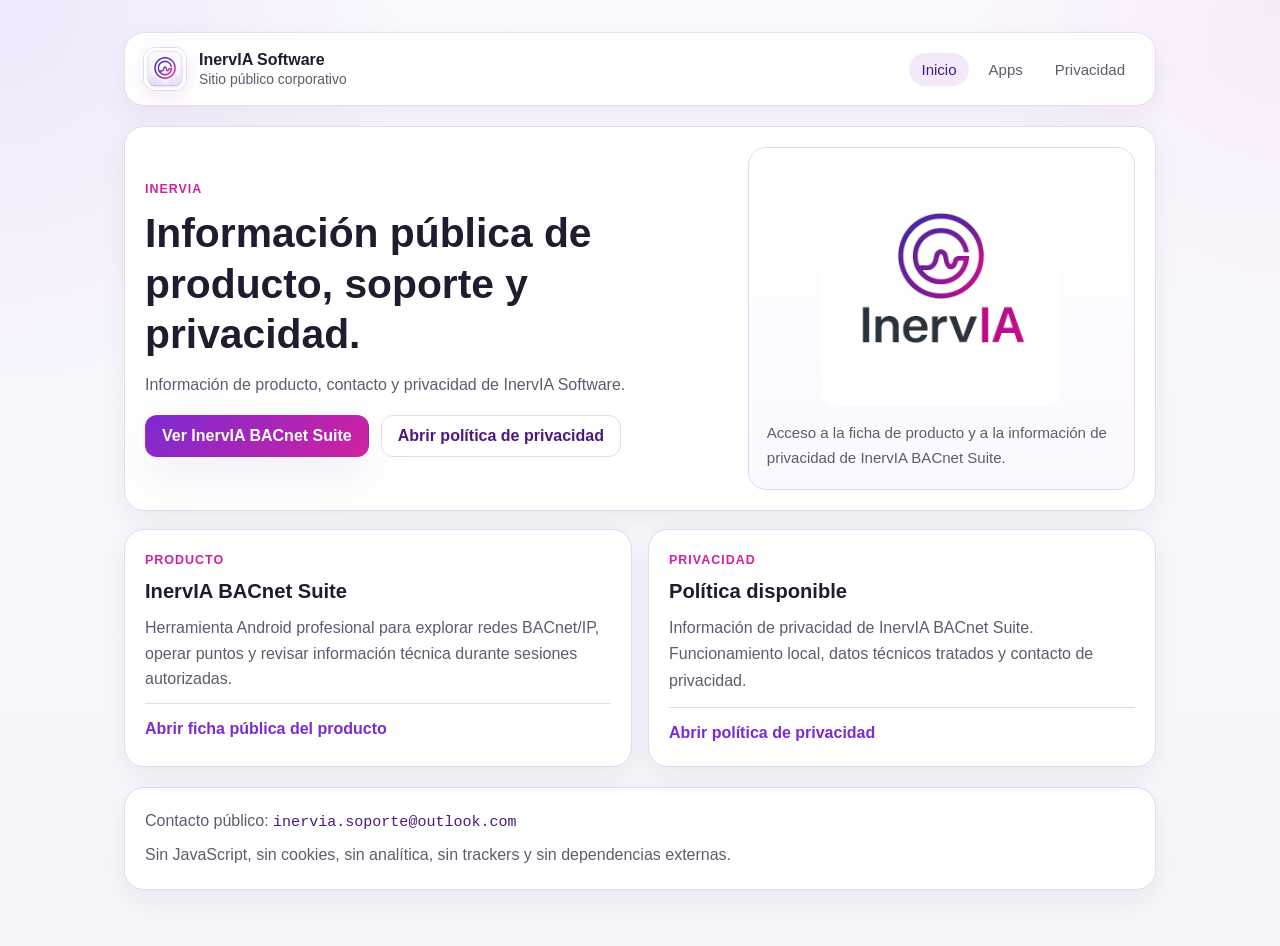
<file: index.html>
<!DOCTYPE html>
<html lang="es">
<head>
  <meta charset="utf-8">
  <meta name="viewport" content="width=device-width, initial-scale=1.0">
  <title>InervIA Software</title>
  <meta
    name="description"
    content="Sitio público de InervIA Software para páginas de producto y políticas de privacidad."
  >
  <link rel="stylesheet" href="/styles.css">
</head>
<body>
  <div class="page-shell">
    <header class="site-header">
      <a class="brand" href="/">
        <img class="brand-icon" src="/assets/img/inervia_app_icon.png" alt="Icono de InervIA">
        <span class="brand-copy">
          <strong>InervIA Software</strong>
          <span>Sitio público corporativo</span>
        </span>
      </a>
      <nav class="site-nav" aria-label="Principal">
        <a class="is-current" href="/">Inicio</a>
        <a href="/apps/">Apps</a>
        <a href="/privacy/">Privacidad</a>
      </nav>
    </header>

    <main>
      <section class="hero-panel">
        <div class="hero-grid">
          <div>
            <p class="eyebrow">InervIA</p>
            <h1>Información pública de producto, soporte y privacidad.</h1>
            <p class="lead">Información de producto, contacto y privacidad de InervIA Software.</p>
            <div class="hero-actions">
              <a class="button button-primary" href="/apps/inervia-bacnet-suite.html">Ver InervIA BACnet Suite</a>
              <a class="button" href="/privacy/">Abrir política de privacidad</a>
            </div>
          </div>

          <aside class="brand-card">
            <img class="logo-mark" src="/assets/img/inervia_logo_light.jpg" alt="Logotipo de InervIA Software">
            <p>Acceso a la ficha de producto y a la información de privacidad de InervIA BACnet Suite.</p>
          </aside>
        </div>
      </section>

      <section class="info-grid">
        <article class="section-panel">
          <p class="eyebrow">Producto</p>
          <h2>InervIA BACnet Suite</h2>
          <p class="lead">Herramienta Android profesional para explorar redes BACnet/IP, operar puntos y revisar información técnica durante sesiones autorizadas.</p>
          <p class="metric-line"><a href="/apps/inervia-bacnet-suite.html">Abrir ficha pública del producto</a></p>
        </article>

        <article class="section-panel">
          <p class="eyebrow">Privacidad</p>
          <h2>Política disponible</h2>
          <p class="lead">Información de privacidad de InervIA BACnet Suite.</p>
          <p>Funcionamiento local, datos técnicos tratados y contacto de privacidad.</p>
          <p class="metric-line"><a href="/privacy/">Abrir política de privacidad</a></p>
        </article>
      </section>
    </main>

    <footer class="footer-panel">
      <p>Contacto público: <span class="inline-code">inervia.soporte@outlook.com</span></p>
      <p>Sin JavaScript, sin cookies, sin analítica, sin trackers y sin dependencias externas.</p>
    </footer>
  </div>
</body>
</html>
</file>
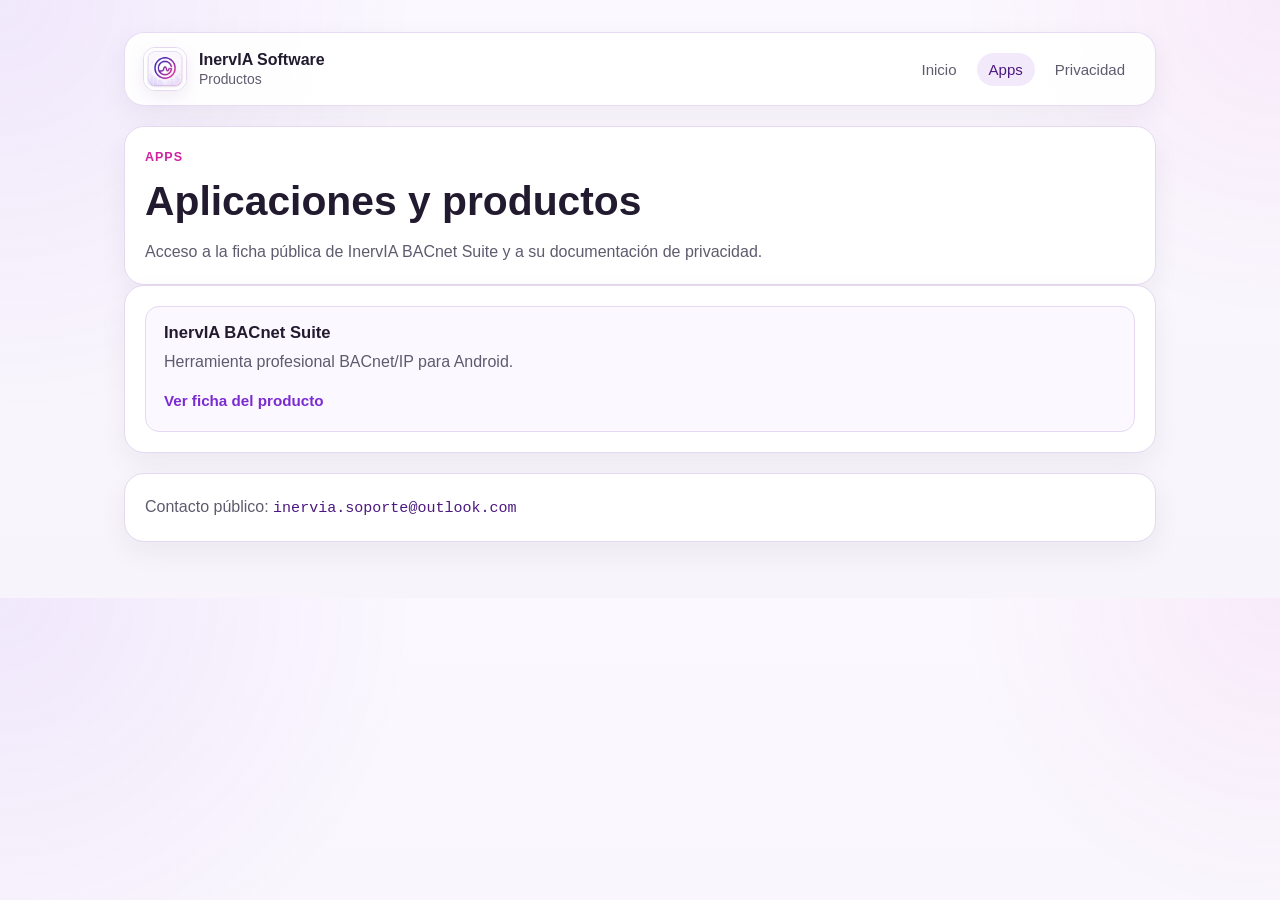
<file: apps/index.html>
<!DOCTYPE html>
<html lang="es">
<head>
  <meta charset="utf-8">
  <meta name="viewport" content="width=device-width, initial-scale=1.0">
  <title>Apps | InervIA Software</title>
  <meta
    name="description"
    content="Listado público de aplicaciones de InervIA Software."
  >
  <link rel="stylesheet" href="/styles.css">
</head>
<body>
  <div class="page-shell">
    <header class="site-header">
      <a class="brand" href="/">
        <img class="brand-icon" src="/assets/img/inervia_app_icon.png" alt="Icono de InervIA">
        <span class="brand-copy">
          <strong>InervIA Software</strong>
          <span>Productos</span>
        </span>
      </a>
      <nav class="site-nav" aria-label="Principal">
        <a href="/">Inicio</a>
        <a class="is-current" href="/apps/">Apps</a>
        <a href="/privacy/">Privacidad</a>
      </nav>
    </header>

    <main>
      <section class="hero-panel">
        <p class="eyebrow">Apps</p>
        <h1>Aplicaciones y productos</h1>
        <p class="lead">Acceso a la ficha pública de InervIA BACnet Suite y a su documentación de privacidad.</p>
      </section>

      <section class="list-panel">
        <ul class="list">
          <li>
            <a class="linked-card" href="/apps/inervia-bacnet-suite.html">
              <h3>InervIA BACnet Suite</h3>
              <p>Herramienta profesional BACnet/IP para Android.</p>
              <span class="list-link">Ver ficha del producto</span>
            </a>
          </li>
        </ul>
      </section>
    </main>

    <footer class="footer-panel">
      <p>Contacto público: <span class="inline-code">inervia.soporte@outlook.com</span></p>
    </footer>
  </div>
</body>
</html>
</file>
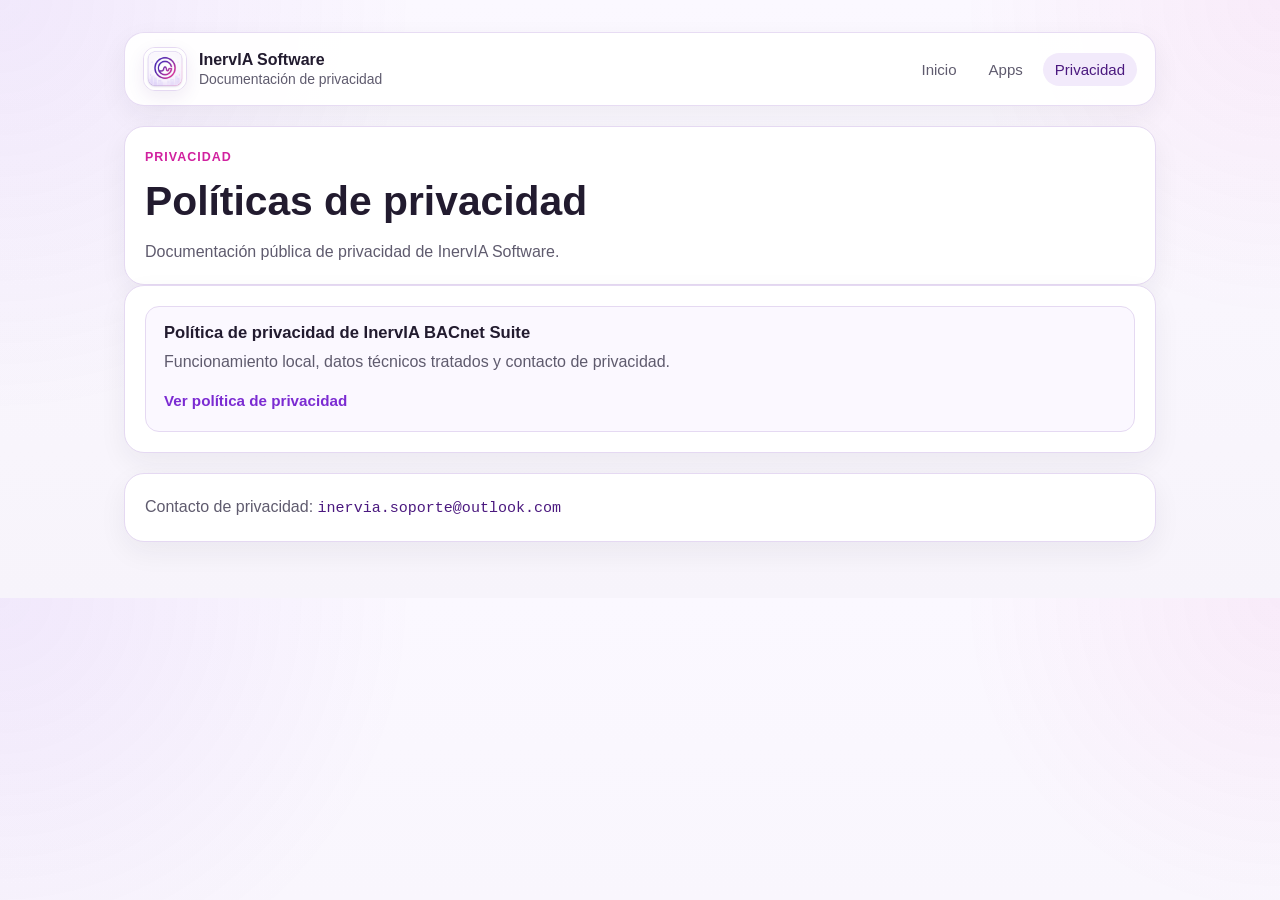
<file: privacy/index.html>
<!DOCTYPE html>
<html lang="es">
<head>
  <meta charset="utf-8">
  <meta name="viewport" content="width=device-width, initial-scale=1.0">
  <title>Privacidad | InervIA Software</title>
  <meta
    name="description"
    content="Listado público de políticas de privacidad de InervIA Software."
  >
  <link rel="stylesheet" href="/styles.css">
</head>
<body>
  <div class="page-shell">
    <header class="site-header">
      <a class="brand" href="/">
        <img class="brand-icon" src="/assets/img/inervia_app_icon.png" alt="Icono de InervIA">
        <span class="brand-copy">
          <strong>InervIA Software</strong>
          <span>Documentación de privacidad</span>
        </span>
      </a>
      <nav class="site-nav" aria-label="Principal">
        <a href="/">Inicio</a>
        <a href="/apps/">Apps</a>
        <a class="is-current" href="/privacy/">Privacidad</a>
      </nav>
    </header>

    <main>
      <section class="hero-panel">
        <p class="eyebrow">Privacidad</p>
        <h1>Políticas de privacidad</h1>
        <p class="lead">Documentación pública de privacidad de InervIA Software.</p>
      </section>

      <section class="list-panel">
        <ul class="list">
          <li>
            <a class="linked-card" href="/privacy/inervia-bacnet-suite.html">
              <h3>Política de privacidad de InervIA BACnet Suite</h3>
              <p>Funcionamiento local, datos técnicos tratados y contacto de privacidad.</p>
              <span class="list-link">Ver política de privacidad</span>
            </a>
          </li>
        </ul>
      </section>
    </main>

    <footer class="footer-panel">
      <p>Contacto de privacidad: <span class="inline-code">inervia.soporte@outlook.com</span></p>
    </footer>
  </div>
</body>
</html>
</file>
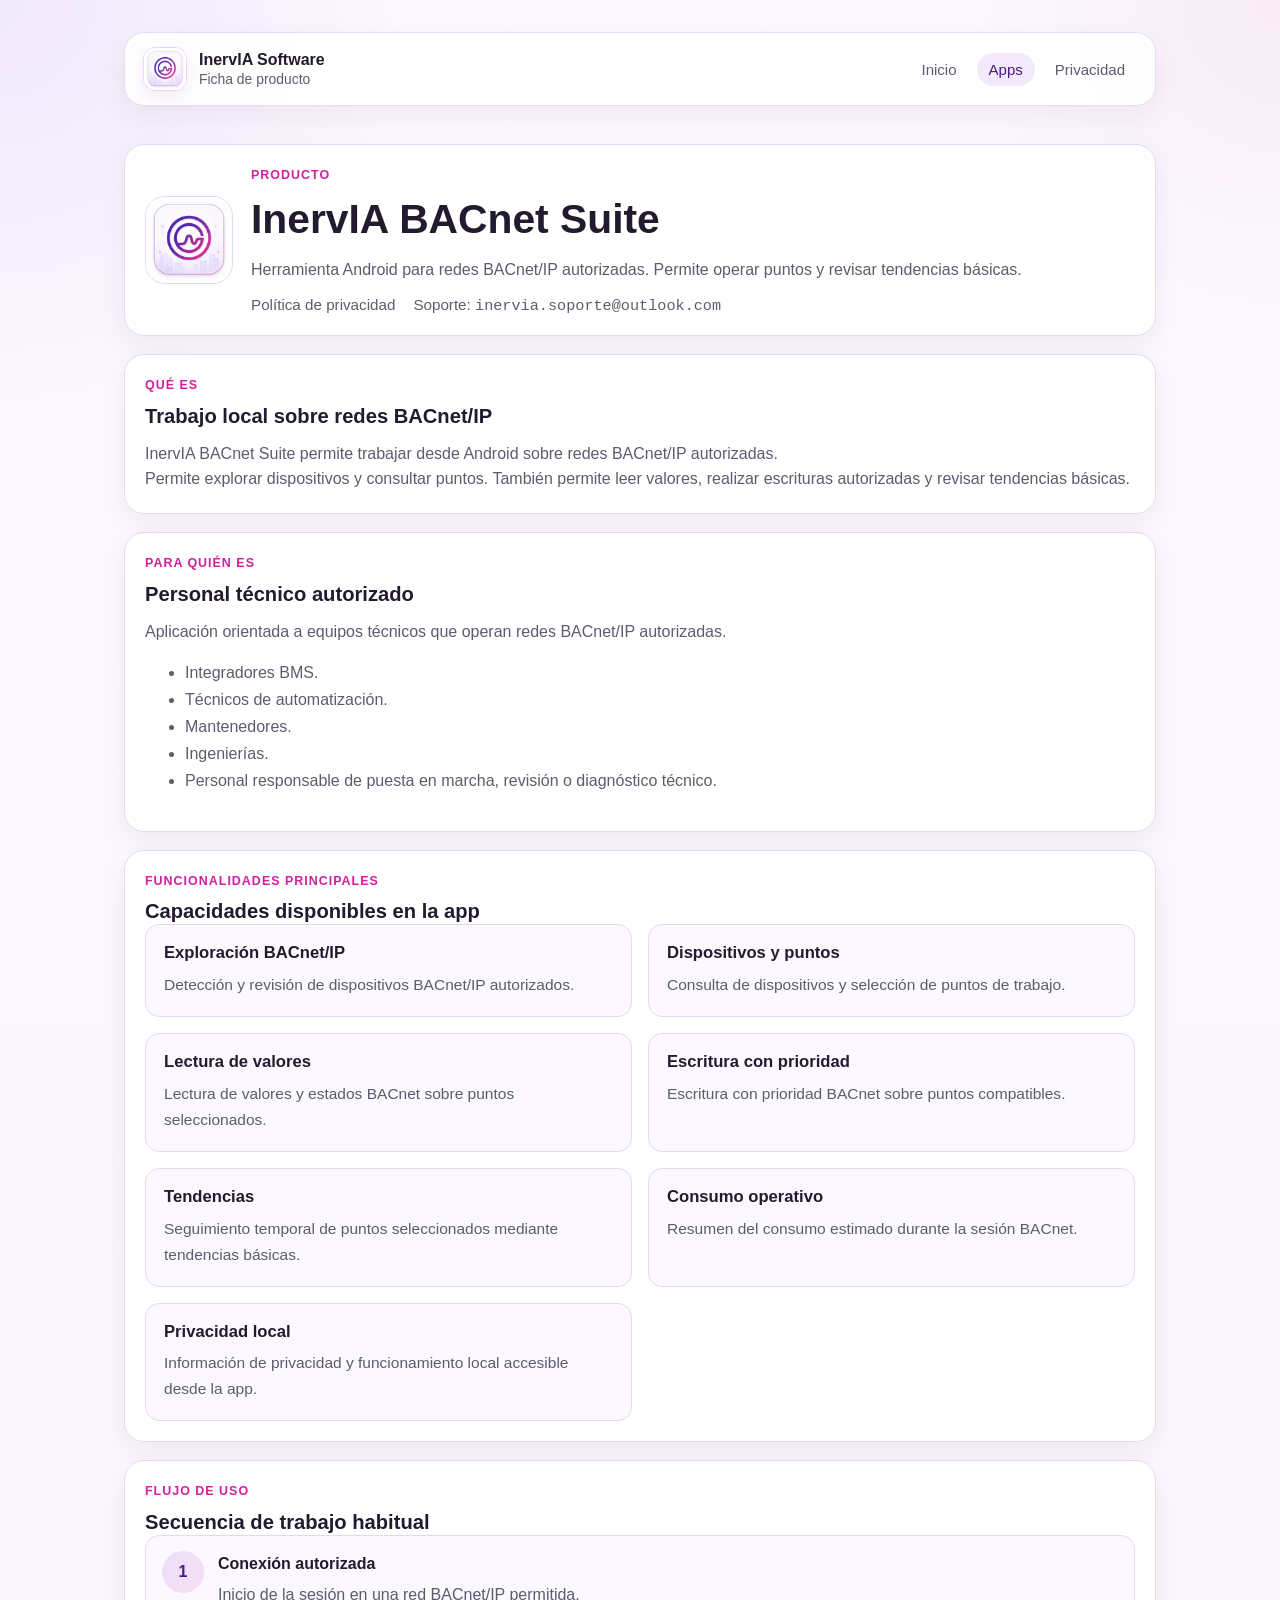
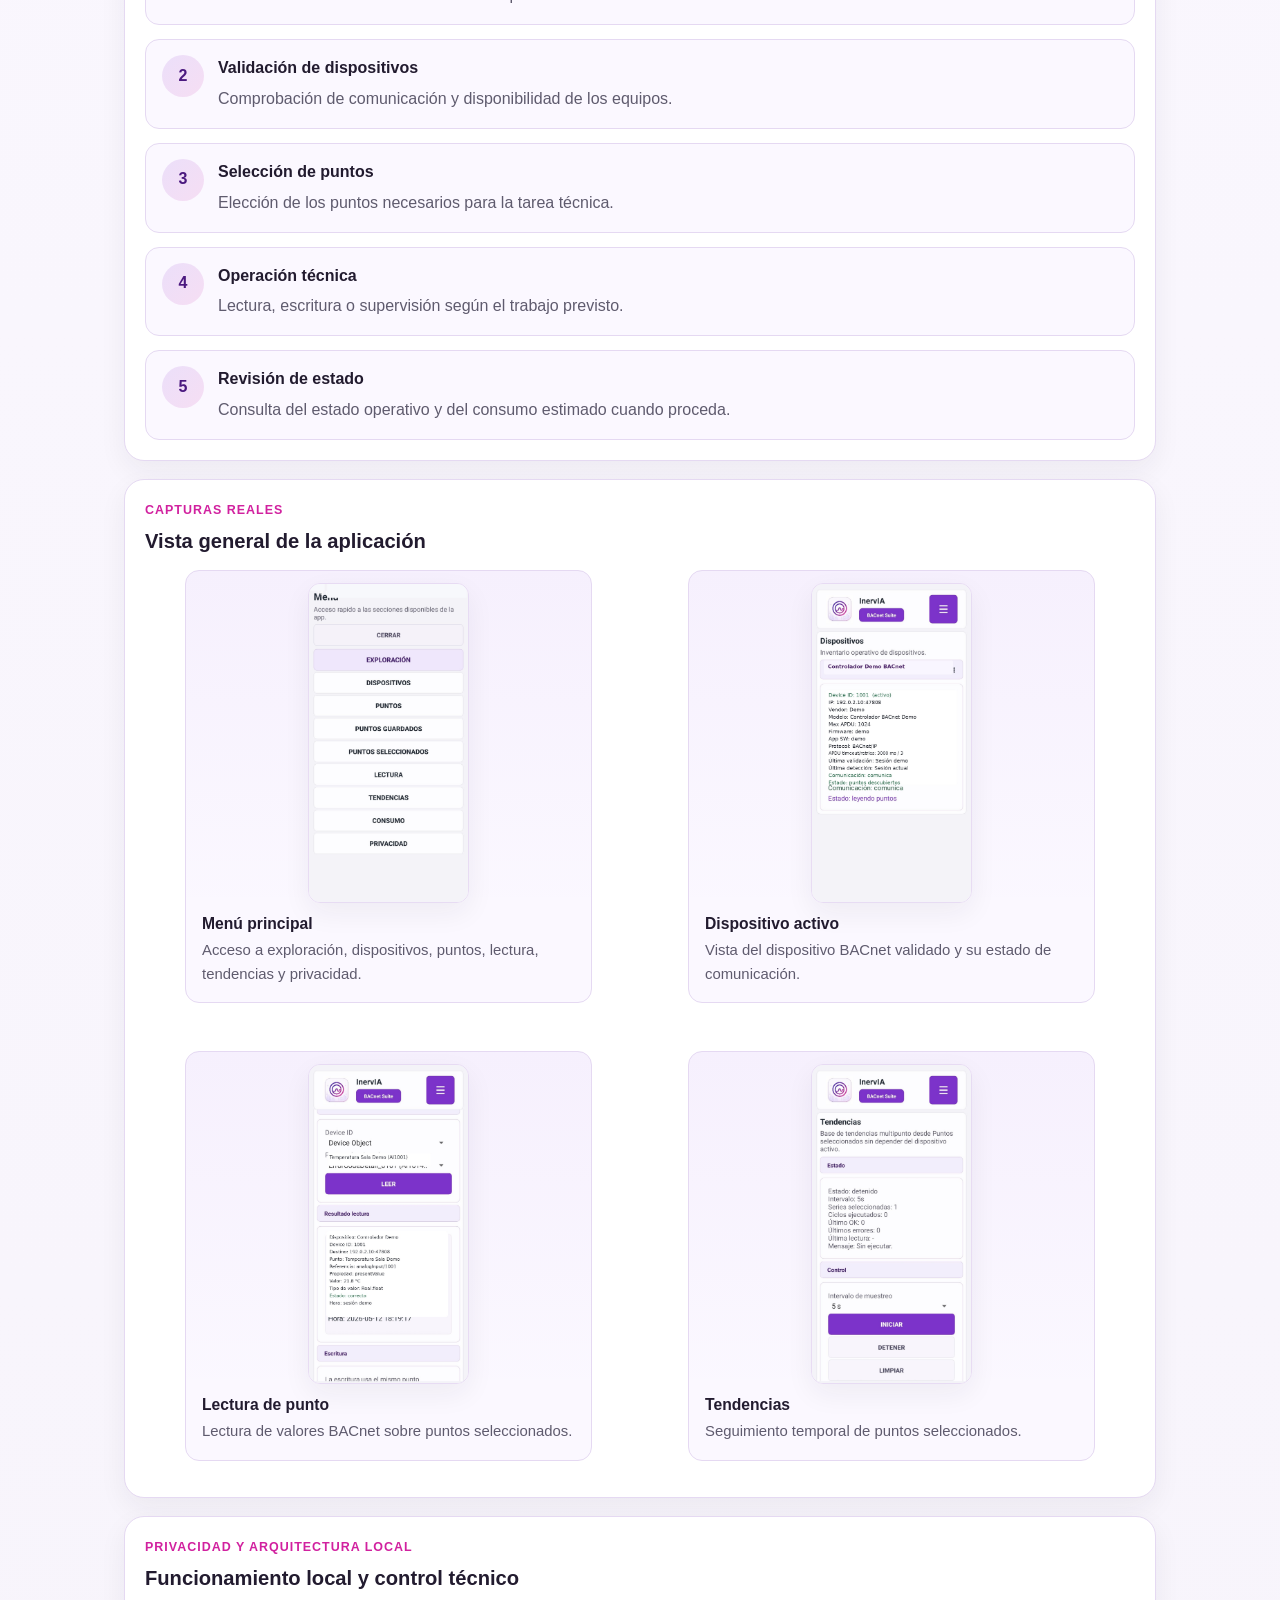
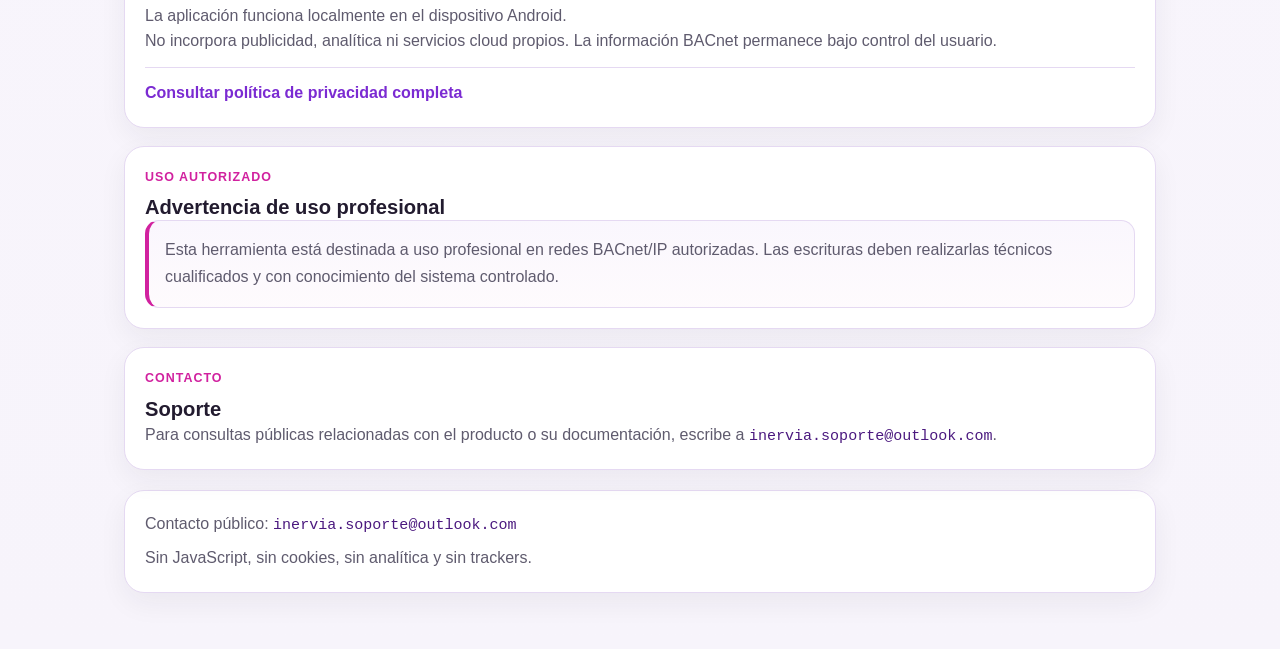
<file: apps/inervia-bacnet-suite.html>
<!DOCTYPE html>
<html lang="es">
<head>
  <meta charset="utf-8">
  <meta name="viewport" content="width=device-width, initial-scale=1.0">
  <title>InervIA BACnet Suite</title>
  <meta
    name="description"
    content="Ficha pública de InervIA BACnet Suite, aplicación Android profesional para exploración, lectura, escritura y tendencias BACnet/IP."
  >
  <link rel="stylesheet" href="/styles.css">
</head>
<body>
  <div class="page-shell">
    <header class="site-header">
      <a class="brand" href="/">
        <img class="brand-icon" src="/assets/img/inervia_app_icon.png" alt="Icono de InervIA">
        <span class="brand-copy">
          <strong>InervIA Software</strong>
          <span>Ficha de producto</span>
        </span>
      </a>
      <nav class="site-nav" aria-label="Principal">
        <a href="/">Inicio</a>
        <a class="is-current" href="/apps/">Apps</a>
        <a href="/privacy/">Privacidad</a>
      </nav>
    </header>

    <main class="stack">
      <section class="hero-panel">
        <div class="product-hero">
          <img class="app-icon" src="/assets/img/inervia_app_icon.png" alt="Icono de InervIA BACnet Suite">
          <div>
            <p class="eyebrow">Producto</p>
            <h1>InervIA BACnet Suite</h1>
            <p class="lead">Herramienta Android para redes BACnet/IP autorizadas. Permite operar puntos y revisar tendencias básicas.</p>

            <div class="meta-links">
              <a href="../privacy/inervia-bacnet-suite.html">Política de privacidad</a>
              <span>Soporte: <span class="inline-code">inervia.soporte@outlook.com</span></span>
            </div>
          </div>
        </div>
      </section>

      <section class="section-panel">
        <p class="eyebrow">Qué es</p>
        <h2>Trabajo local sobre redes BACnet/IP</h2>
        <p class="lead">InervIA BACnet Suite permite trabajar desde Android sobre redes BACnet/IP autorizadas.</p>
        <p>Permite explorar dispositivos y consultar puntos. También permite leer valores, realizar escrituras autorizadas y revisar tendencias básicas.</p>
      </section>

      <section class="section-panel">
        <p class="eyebrow">Para quién es</p>
        <h2>Personal técnico autorizado</h2>
        <p class="lead">Aplicación orientada a equipos técnicos que operan redes BACnet/IP autorizadas.</p>
        <ul>
          <li>Integradores BMS.</li>
          <li>Técnicos de automatización.</li>
          <li>Mantenedores.</li>
          <li>Ingenierías.</li>
          <li>Personal responsable de puesta en marcha, revisión o diagnóstico técnico.</li>
        </ul>
      </section>

      <section class="section-panel">
        <p class="eyebrow">Funcionalidades principales</p>
        <h2>Capacidades disponibles en la app</h2>
        <div class="feature-grid">
          <article class="feature-card">
            <h3>Exploración BACnet/IP</h3>
            <p>Detección y revisión de dispositivos BACnet/IP autorizados.</p>
          </article>

          <article class="feature-card">
            <h3>Dispositivos y puntos</h3>
            <p>Consulta de dispositivos y selección de puntos de trabajo.</p>
          </article>

          <article class="feature-card">
            <h3>Lectura de valores</h3>
            <p>Lectura de valores y estados BACnet sobre puntos seleccionados.</p>
          </article>

          <article class="feature-card">
            <h3>Escritura con prioridad</h3>
            <p>Escritura con prioridad BACnet sobre puntos compatibles.</p>
          </article>

          <article class="feature-card">
            <h3>Tendencias</h3>
            <p>Seguimiento temporal de puntos seleccionados mediante tendencias básicas.</p>
          </article>

          <article class="feature-card">
            <h3>Consumo operativo</h3>
            <p>Resumen del consumo estimado durante la sesión BACnet.</p>
          </article>

          <article class="feature-card">
            <h3>Privacidad local</h3>
            <p>Información de privacidad y funcionamiento local accesible desde la app.</p>
          </article>
        </div>
      </section>

      <section class="section-panel">
        <p class="eyebrow">Flujo de uso</p>
        <h2>Secuencia de trabajo habitual</h2>
        <ol class="flow-list">
          <li>
            <span class="flow-step">1</span>
            <div class="flow-content">
              <strong>Conexión autorizada</strong>
              <p>Inicio de la sesión en una red BACnet/IP permitida.</p>
            </div>
          </li>
          <li>
            <span class="flow-step">2</span>
            <div class="flow-content">
              <strong>Validación de dispositivos</strong>
              <p>Comprobación de comunicación y disponibilidad de los equipos.</p>
            </div>
          </li>
          <li>
            <span class="flow-step">3</span>
            <div class="flow-content">
              <strong>Selección de puntos</strong>
              <p>Elección de los puntos necesarios para la tarea técnica.</p>
            </div>
          </li>
          <li>
            <span class="flow-step">4</span>
            <div class="flow-content">
              <strong>Operación técnica</strong>
              <p>Lectura, escritura o supervisión según el trabajo previsto.</p>
            </div>
          </li>
          <li>
            <span class="flow-step">5</span>
            <div class="flow-content">
              <strong>Revisión de estado</strong>
              <p>Consulta del estado operativo y del consumo estimado cuando proceda.</p>
            </div>
          </li>
        </ol>
      </section>

      <section class="section-panel">
        <p class="eyebrow">Capturas reales</p>
        <h2>Vista general de la aplicación</h2>
        <div class="gallery-grid">
          <figure class="shot-card">
            <div class="shot-frame">
              <a href="/assets/img/screenshots/02_menu_principal.jpg" target="_blank" rel="noopener noreferrer">
                <img src="/assets/img/screenshots/02_menu_principal.jpg" alt="Menú principal de InervIA BACnet Suite con acceso a exploración, dispositivos, puntos, lectura, tendencias, consumo y privacidad">
              </a>
            </div>
            <figcaption class="shot-caption">
              <strong>Menú principal</strong>
              <p>Acceso a exploración, dispositivos, puntos, lectura, tendencias y privacidad.</p>
            </figcaption>
          </figure>

          <figure class="shot-card">
            <div class="shot-frame">
              <a href="/assets/img/screenshots/03_dispositivo_activo_demo.jpg" target="_blank" rel="noopener noreferrer">
                <img src="/assets/img/screenshots/03_dispositivo_activo_demo.jpg" alt="Vista de dispositivo activo con estado de comunicación y datos técnicos principales">
              </a>
            </div>
            <figcaption class="shot-caption">
              <strong>Dispositivo activo</strong>
              <p>Vista del dispositivo BACnet validado y su estado de comunicación.</p>
            </figcaption>
          </figure>

          <figure class="shot-card">
            <div class="shot-frame">
              <a href="/assets/img/screenshots/05_lectura_punto_demo.jpg" target="_blank" rel="noopener noreferrer">
                <img src="/assets/img/screenshots/05_lectura_punto_demo.jpg" alt="Lectura de punto BACnet mostrando referencia, valor, tipo y estado de la operación">
              </a>
            </div>
            <figcaption class="shot-caption">
              <strong>Lectura de punto</strong>
              <p>Lectura de valores BACnet sobre puntos seleccionados.</p>
            </figcaption>
          </figure>

          <figure class="shot-card">
            <div class="shot-frame">
              <a href="/assets/img/screenshots/07_tendencias.jpg" target="_blank" rel="noopener noreferrer">
                <img src="/assets/img/screenshots/07_tendencias.jpg" alt="Pantalla de tendencias multipunto para supervisión temporal de puntos seleccionados">
              </a>
            </div>
            <figcaption class="shot-caption">
              <strong>Tendencias</strong>
              <p>Seguimiento temporal de puntos seleccionados.</p>
            </figcaption>
          </figure>
        </div>
      </section>

      <section class="section-panel">
        <p class="eyebrow">Privacidad y arquitectura local</p>
        <h2>Funcionamiento local y control técnico</h2>
        <p class="lead">La aplicación funciona localmente en el dispositivo Android.</p>
        <p>No incorpora publicidad, analítica ni servicios cloud propios. La información BACnet permanece bajo control del usuario.</p>
        <p class="metric-line"><a href="../privacy/inervia-bacnet-suite.html">Consultar política de privacidad completa</a></p>
      </section>

      <section class="section-panel">
        <p class="eyebrow">Uso autorizado</p>
        <h2>Advertencia de uso profesional</h2>
        <div class="callout">
          <p>Esta herramienta está destinada a uso profesional en redes BACnet/IP autorizadas. Las escrituras deben realizarlas técnicos cualificados y con conocimiento del sistema controlado.</p>
        </div>
      </section>

      <section class="section-panel">
        <p class="eyebrow">Contacto</p>
        <h2>Soporte</h2>
        <p>Para consultas públicas relacionadas con el producto o su documentación, escribe a <span class="inline-code">inervia.soporte@outlook.com</span>.</p>
      </section>
    </main>

    <footer class="footer-panel">
      <p>Contacto público: <span class="inline-code">inervia.soporte@outlook.com</span></p>
      <p>Sin JavaScript, sin cookies, sin analítica y sin trackers.</p>
    </footer>
  </div>
</body>
</html>
</file>
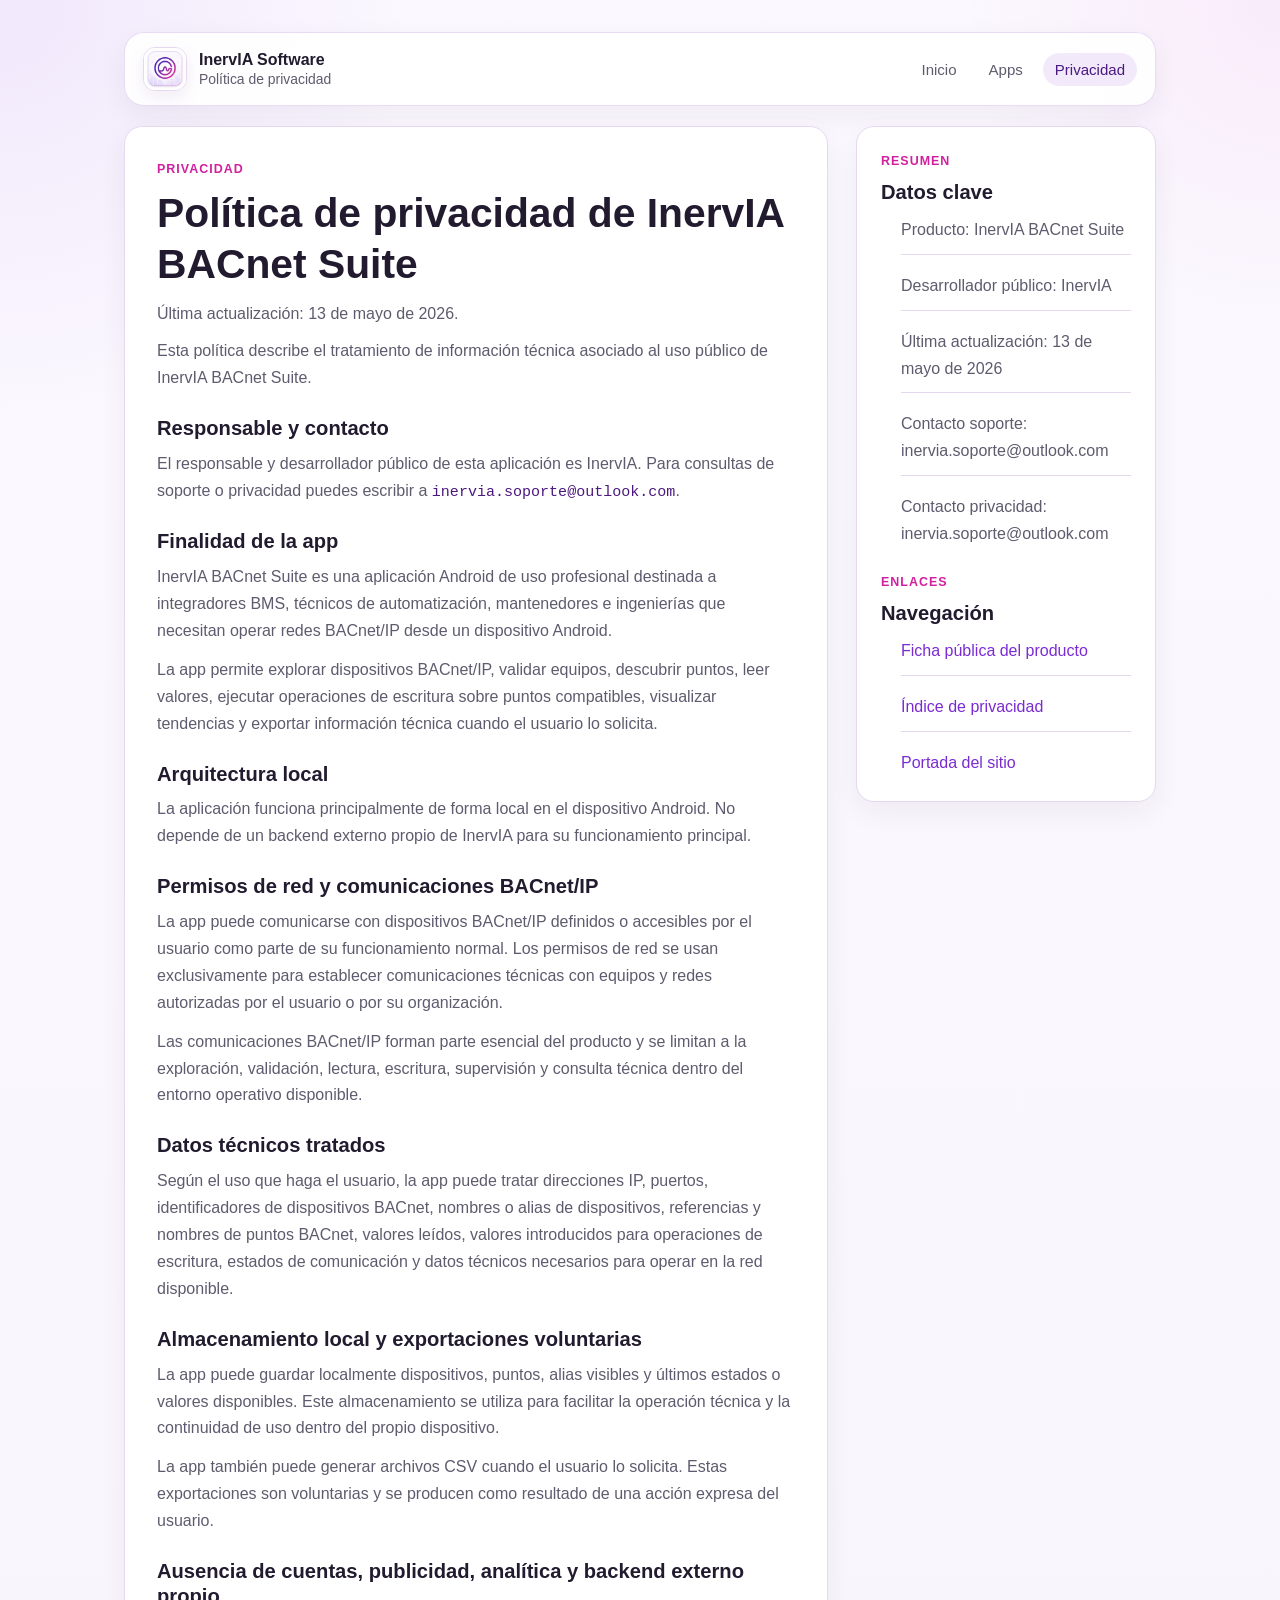
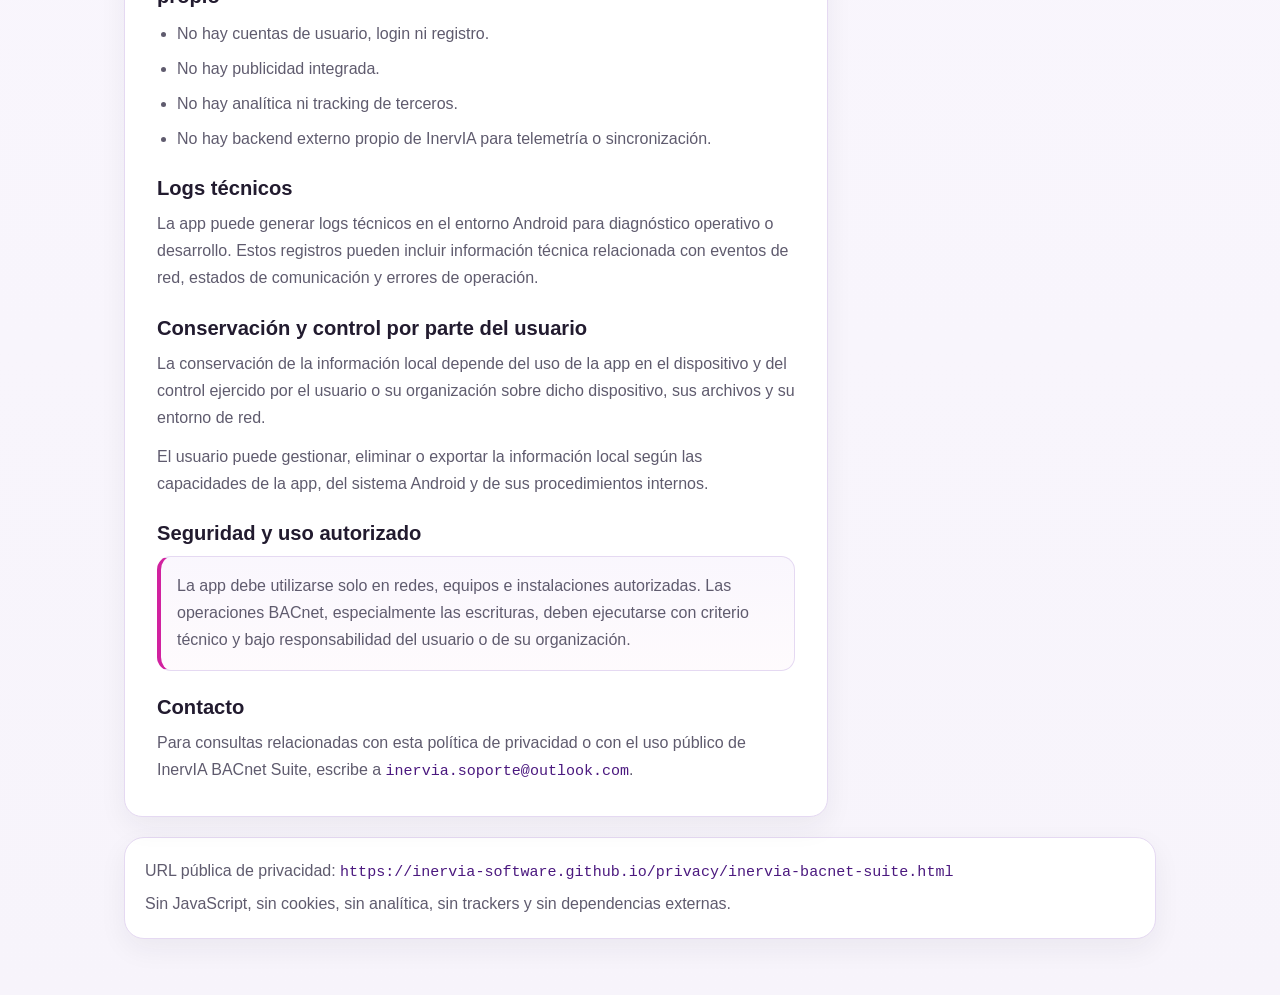
<file: privacy/inervia-bacnet-suite.html>
<!DOCTYPE html>
<html lang="es">
<head>
  <meta charset="utf-8">
  <meta name="viewport" content="width=device-width, initial-scale=1.0">
  <title>Política de privacidad de InervIA BACnet Suite</title>
  <meta
    name="description"
    content="Política de privacidad pública de InervIA BACnet Suite."
  >
  <link rel="stylesheet" href="/styles.css">
</head>
<body>
  <div class="page-shell">
    <header class="site-header">
      <a class="brand" href="/">
        <img class="brand-icon" src="/assets/img/inervia_app_icon.png" alt="Icono de InervIA">
        <span class="brand-copy">
          <strong>InervIA Software</strong>
          <span>Política de privacidad</span>
        </span>
      </a>
      <nav class="site-nav" aria-label="Principal">
        <a href="/">Inicio</a>
        <a href="/apps/">Apps</a>
        <a class="is-current" href="/privacy/">Privacidad</a>
      </nav>
    </header>

    <main class="legal-layout">
      <article class="legal-document">
        <section>
          <p class="eyebrow">Privacidad</p>
          <h1>Política de privacidad de InervIA BACnet Suite</h1>
          <p class="lead">Última actualización: 13 de mayo de 2026.</p>
          <p>Esta política describe el tratamiento de información técnica asociado al uso público de InervIA BACnet Suite.</p>
        </section>

        <section>
          <h2>Responsable y contacto</h2>
          <p>El responsable y desarrollador público de esta aplicación es InervIA. Para consultas de soporte o privacidad puedes escribir a <span class="inline-code">inervia.soporte@outlook.com</span>.</p>
        </section>

        <section>
          <h2>Finalidad de la app</h2>
          <p>InervIA BACnet Suite es una aplicación Android de uso profesional destinada a integradores BMS, técnicos de automatización, mantenedores e ingenierías que necesitan operar redes BACnet/IP desde un dispositivo Android.</p>
          <p>La app permite explorar dispositivos BACnet/IP, validar equipos, descubrir puntos, leer valores, ejecutar operaciones de escritura sobre puntos compatibles, visualizar tendencias y exportar información técnica cuando el usuario lo solicita.</p>
        </section>

        <section>
          <h2>Arquitectura local</h2>
          <p>La aplicación funciona principalmente de forma local en el dispositivo Android. No depende de un backend externo propio de InervIA para su funcionamiento principal.</p>
        </section>

        <section>
          <h2>Permisos de red y comunicaciones BACnet/IP</h2>
          <p>La app puede comunicarse con dispositivos BACnet/IP definidos o accesibles por el usuario como parte de su funcionamiento normal. Los permisos de red se usan exclusivamente para establecer comunicaciones técnicas con equipos y redes autorizadas por el usuario o por su organización.</p>
          <p>Las comunicaciones BACnet/IP forman parte esencial del producto y se limitan a la exploración, validación, lectura, escritura, supervisión y consulta técnica dentro del entorno operativo disponible.</p>
        </section>

        <section>
          <h2>Datos técnicos tratados</h2>
          <p>Según el uso que haga el usuario, la app puede tratar direcciones IP, puertos, identificadores de dispositivos BACnet, nombres o alias de dispositivos, referencias y nombres de puntos BACnet, valores leídos, valores introducidos para operaciones de escritura, estados de comunicación y datos técnicos necesarios para operar en la red disponible.</p>
        </section>

        <section>
          <h2>Almacenamiento local y exportaciones voluntarias</h2>
          <p>La app puede guardar localmente dispositivos, puntos, alias visibles y últimos estados o valores disponibles. Este almacenamiento se utiliza para facilitar la operación técnica y la continuidad de uso dentro del propio dispositivo.</p>
          <p>La app también puede generar archivos CSV cuando el usuario lo solicita. Estas exportaciones son voluntarias y se producen como resultado de una acción expresa del usuario.</p>
        </section>

        <section>
          <h2>Ausencia de cuentas, publicidad, analítica y backend externo propio</h2>
          <ul>
            <li>No hay cuentas de usuario, login ni registro.</li>
            <li>No hay publicidad integrada.</li>
            <li>No hay analítica ni tracking de terceros.</li>
            <li>No hay backend externo propio de InervIA para telemetría o sincronización.</li>
          </ul>
        </section>

        <section>
          <h2>Logs técnicos</h2>
          <p>La app puede generar logs técnicos en el entorno Android para diagnóstico operativo o desarrollo. Estos registros pueden incluir información técnica relacionada con eventos de red, estados de comunicación y errores de operación.</p>
        </section>

        <section>
          <h2>Conservación y control por parte del usuario</h2>
          <p>La conservación de la información local depende del uso de la app en el dispositivo y del control ejercido por el usuario o su organización sobre dicho dispositivo, sus archivos y su entorno de red.</p>
          <p>El usuario puede gestionar, eliminar o exportar la información local según las capacidades de la app, del sistema Android y de sus procedimientos internos.</p>
        </section>

        <section>
          <h2>Seguridad y uso autorizado</h2>
          <div class="callout">
            <p>La app debe utilizarse solo en redes, equipos e instalaciones autorizadas. Las operaciones BACnet, especialmente las escrituras, deben ejecutarse con criterio técnico y bajo responsabilidad del usuario o de su organización.</p>
          </div>
        </section>

        <section>
          <h2>Contacto</h2>
          <p>Para consultas relacionadas con esta política de privacidad o con el uso público de InervIA BACnet Suite, escribe a <span class="inline-code">inervia.soporte@outlook.com</span>.</p>
        </section>
      </article>

      <aside class="legal-sidebar">
        <section>
          <p class="eyebrow">Resumen</p>
          <h2>Datos clave</h2>
          <ul class="summary-list">
            <li>Producto: InervIA BACnet Suite</li>
            <li>Desarrollador público: InervIA</li>
            <li>Última actualización: 13 de mayo de 2026</li>
            <li>Contacto soporte: inervia.soporte@outlook.com</li>
            <li>Contacto privacidad: inervia.soporte@outlook.com</li>
          </ul>
        </section>

        <section>
          <p class="eyebrow">Enlaces</p>
          <h2>Navegación</h2>
          <ul class="summary-list">
            <li><a href="/apps/inervia-bacnet-suite.html">Ficha pública del producto</a></li>
            <li><a href="/privacy/">Índice de privacidad</a></li>
            <li><a href="/">Portada del sitio</a></li>
          </ul>
        </section>
      </aside>
    </main>

    <footer class="footer-panel">
      <p>URL pública de privacidad: <span class="inline-code">https://inervia-software.github.io/privacy/inervia-bacnet-suite.html</span></p>
      <p>Sin JavaScript, sin cookies, sin analítica, sin trackers y sin dependencias externas.</p>
    </footer>
  </div>
</body>
</html>
</file>
<file: styles.css>
:root {
  --bg: #f7f4fb;
  --surface: #ffffff;
  --surface-soft: #fbf8ff;
  --primary: #7b2bd2;
  --primary-dark: #4b197f;
  --accent: #d1219f;
  --text: #221b2f;
  --muted: #5f5b6e;
  --border: #e5d9f2;
  --success: #19764f;
  --shadow-sm: 0 10px 28px rgba(34, 27, 47, 0.06);
  --shadow-lg: 0 20px 48px rgba(75, 25, 127, 0.08);
  --radius-lg: 20px;
  --radius-md: 14px;
  --radius-sm: 10px;
  --max-width: 1080px;
}

* {
  box-sizing: border-box;
}

html {
  font-size: 16px;
}

body {
  margin: 0;
  font-family: "Segoe UI", Tahoma, Geneva, Verdana, sans-serif;
  color: var(--text);
  background:
    radial-gradient(circle at top left, rgba(123, 43, 210, 0.08), transparent 26rem),
    radial-gradient(circle at top right, rgba(209, 33, 159, 0.06), transparent 20rem),
    linear-gradient(180deg, #fbf8ff 0%, var(--bg) 100%);
}

img {
  display: block;
  max-width: 100%;
}

a {
  color: var(--primary);
  text-decoration: none;
}

a:hover,
a:focus-visible {
  text-decoration: underline;
}

.page-shell,
.page {
  width: min(100%, var(--max-width));
  margin: 0 auto;
  padding: 32px 24px 56px;
}

.site-header {
  display: flex;
  align-items: center;
  justify-content: space-between;
  gap: 16px;
  padding: 14px 18px;
  background: rgba(255, 255, 255, 0.92);
  border: 1px solid rgba(229, 217, 242, 0.92);
  border-radius: var(--radius-lg);
  box-shadow: var(--shadow-sm);
}

.brand {
  display: inline-flex;
  align-items: center;
  gap: 12px;
  color: inherit;
  min-width: 0;
}

.brand-icon {
  width: 44px;
  height: 44px;
  max-width: 48px;
  max-height: 48px;
  border-radius: 12px;
  border: 1px solid var(--border);
  background: #ffffff;
  object-fit: contain;
  box-shadow: 0 6px 18px rgba(75, 25, 127, 0.08);
}

.brand-copy {
  min-width: 0;
}

.brand-copy strong {
  display: block;
  font-size: 1rem;
  line-height: 1.15;
  color: var(--text);
}

.brand-copy span {
  display: block;
  margin-top: 2px;
  font-size: 0.87rem;
  color: var(--muted);
}

.site-nav {
  display: flex;
  flex-wrap: wrap;
  gap: 8px;
}

.site-nav a {
  padding: 8px 12px;
  border-radius: 999px;
  color: var(--muted);
  font-size: 0.94rem;
}

.site-nav a.is-current,
.site-nav a:hover,
.site-nav a:focus-visible {
  background: #f2eafb;
  color: var(--primary-dark);
  text-decoration: none;
}

.hero-panel,
.section-panel,
.list-panel,
.article-panel,
.aside-panel,
.footer-panel {
  background: var(--surface);
  border: 1px solid var(--border);
  border-radius: var(--radius-lg);
  box-shadow: var(--shadow-sm);
}

.hero-panel,
.section-panel,
.list-panel,
.article-panel,
.aside-panel,
.footer-panel {
  padding: 20px;
}

.hero-panel,
.grid,
.article-layout,
.legal-layout,
.footer-panel {
  margin-top: 20px;
}

.eyebrow {
  margin: 0 0 8px;
  color: var(--accent);
  font-size: 0.78rem;
  font-weight: 700;
  letter-spacing: 0.08em;
  text-transform: uppercase;
}

h1,
h2,
h3 {
  margin: 0;
  color: var(--text);
  line-height: 1.24;
}

h1 {
  font-size: clamp(1.8rem, 2vw + 1rem, 2.55rem);
}

h2 {
  font-size: 1.26rem;
}

h3 {
  font-size: 1.04rem;
}

p,
li {
  color: var(--muted);
  line-height: 1.68;
}

p {
  margin: 0;
}

.lead {
  margin-top: 12px;
  max-width: 100%;
  font-size: 1rem;
  line-height: 1.58;
}

.subtle {
  color: var(--muted);
}

.hero-grid {
  display: grid;
  grid-template-columns: minmax(0, 1.35fr) minmax(240px, 0.9fr);
  gap: 22px;
  align-items: center;
}

.hero-actions {
  display: flex;
  flex-wrap: wrap;
  gap: 12px;
  margin-top: 18px;
}

.button {
  display: inline-flex;
  align-items: center;
  justify-content: center;
  min-height: 42px;
  padding: 0 16px;
  border: 1px solid var(--border);
  border-radius: 12px;
  background: #ffffff;
  color: var(--primary-dark);
  font-weight: 600;
}

.button-primary {
  background: linear-gradient(135deg, var(--primary) 0%, var(--accent) 100%);
  border-color: transparent;
  color: #ffffff;
  box-shadow: var(--shadow-lg);
}

.brand-card {
  padding: 18px;
  border: 1px solid var(--border);
  border-radius: 18px;
  background: linear-gradient(180deg, #ffffff 0%, var(--surface-soft) 100%);
}

.brand-card img.logo-mark {
  width: min(100%, 240px);
  margin: 0 auto;
  border-radius: 16px;
}

.brand-card img.app-icon {
  width: 84px;
  height: 84px;
  margin-top: 16px;
  border-radius: 18px;
  border: 1px solid var(--border);
  object-fit: contain;
  background: #ffffff;
}

.brand-card p {
  margin-top: 14px;
  font-size: 0.94rem;
}

.grid {
  display: grid;
  gap: 18px;
}

.grid-2 {
  grid-template-columns: repeat(2, minmax(0, 1fr));
}

.info-grid {
  display: grid;
  gap: 16px;
  grid-template-columns: repeat(2, minmax(0, 1fr));
  margin-top: 18px;
}

.stack {
  display: grid;
  gap: 18px;
  margin-top: 18px;
}

.section-header {
  display: flex;
  align-items: flex-start;
  justify-content: space-between;
  gap: 16px;
  flex-wrap: wrap;
}

.status-badge {
  display: inline-flex;
  align-items: center;
  gap: 8px;
  min-height: 34px;
  padding: 0 12px;
  border: 1px solid rgba(25, 118, 79, 0.18);
  border-radius: 999px;
  background: rgba(25, 118, 79, 0.08);
  color: var(--success);
  font-size: 0.9rem;
  font-weight: 600;
}

.meta-links {
  display: flex;
  flex-wrap: wrap;
  gap: 10px 18px;
  margin-top: 14px;
}

.meta-links a,
.meta-links span {
  color: var(--muted);
  font-size: 0.95rem;
}

.feature-grid {
  display: grid;
  gap: 16px;
  grid-template-columns: repeat(2, minmax(0, 1fr));
}

.feature-card {
  padding: 18px;
  background: var(--surface-soft);
  border: 1px solid var(--border);
  border-radius: var(--radius-md);
}

.feature-card h3 {
  margin-bottom: 8px;
}

.feature-card p {
  font-size: 0.97rem;
}

.flow-list {
  list-style: none;
  margin: 0;
  padding: 0;
  display: grid;
  gap: 14px;
}

.flow-list li {
  display: grid;
  grid-template-columns: 42px minmax(0, 1fr);
  gap: 14px;
  align-items: start;
  padding: 15px 16px;
  background: var(--surface-soft);
  border: 1px solid var(--border);
  border-radius: var(--radius-md);
}

.flow-step {
  display: inline-flex;
  align-items: center;
  justify-content: center;
  width: 42px;
  height: 42px;
  border-radius: 50%;
  background: linear-gradient(135deg, rgba(123, 43, 210, 0.12), rgba(209, 33, 159, 0.12));
  color: var(--primary-dark);
  font-weight: 700;
}

.flow-content strong {
  display: block;
  color: var(--text);
  margin-bottom: 4px;
}

.gallery-grid {
  display: grid;
  gap: 16px;
  grid-template-columns: repeat(2, minmax(0, 1fr));
}

.shot-card {
  overflow: hidden;
  background: var(--surface-soft);
  border: 1px solid var(--border);
  border-radius: var(--radius-md);
}

.shot-frame {
  padding: 12px;
  min-height: 0;
  background: linear-gradient(180deg, rgba(123, 43, 210, 0.04), rgba(255, 255, 255, 0));
}

.shot-frame img {
  display: block;
  width: auto;
  max-width: 100%;
  max-height: 320px;
  margin: 0 auto;
  object-fit: contain;
  border-radius: 12px;
  border: 1px solid rgba(229, 217, 242, 0.88);
  box-shadow: var(--shadow-sm);
}

.shot-caption {
  padding: 0 16px 16px;
}

.shot-caption strong {
  display: block;
  margin-bottom: 6px;
  color: var(--text);
  font-size: 0.98rem;
}

.shot-caption p {
  font-size: 0.93rem;
  line-height: 1.58;
}

.metric-line {
  margin-top: 12px;
  padding-top: 12px;
  border-top: 1px solid var(--border);
  color: var(--text);
  font-weight: 600;
}

.list {
  list-style: none;
  margin: 0;
  padding: 0;
  display: grid;
  gap: 14px;
}

.list li {
  padding: 16px 18px;
  background: var(--surface-soft);
  border: 1px solid var(--border);
  border-radius: var(--radius-md);
}

.list li p {
  margin-top: 6px;
}

.list li a {
  color: var(--text);
}

.linked-card {
  display: block;
  color: inherit;
}

.linked-card:hover,
.linked-card:focus-visible {
  text-decoration: none;
}

.linked-card h3 {
  transition: color 180ms ease;
}

.linked-card:hover h3,
.linked-card:focus-visible h3 {
  color: var(--primary-dark);
}

.list-link {
  display: inline-flex;
  align-items: center;
  margin-top: 12px;
  color: var(--primary);
  font-size: 0.95rem;
  font-weight: 600;
}

.product-hero {
  display: grid;
  grid-template-columns: 88px minmax(0, 1fr);
  gap: 18px;
  align-items: center;
}

.product-hero .app-icon {
  width: 88px;
  height: 88px;
  border-radius: 20px;
  border: 1px solid var(--border);
  background: #ffffff;
  object-fit: contain;
}

.product-hero .lead {
  max-width: 100%;
}

.article-layout {
  display: grid;
  grid-template-columns: minmax(0, 1.55fr) minmax(250px, 0.85fr);
  gap: 18px;
  align-items: start;
}

.legal-layout {
  display: grid;
  grid-template-columns: minmax(0, 1fr) 300px;
  gap: 28px;
  align-items: start;
}

.legal-document {
  max-width: 820px;
  justify-self: start;
  background: #ffffff;
  border: 1px solid var(--border);
  border-radius: 18px;
  padding: 32px;
  box-shadow: var(--shadow-sm);
}

.legal-sidebar {
  background: #ffffff;
  border: 1px solid var(--border);
  border-radius: 18px;
  padding: 24px;
  box-shadow: var(--shadow-sm);
}

.article-panel section + section,
.aside-panel section + section,
.legal-document section + section,
.legal-sidebar section + section {
  margin-top: 24px;
}

.article-panel h2,
.aside-panel h2,
.legal-document h2,
.legal-sidebar h2 {
  margin-bottom: 10px;
}

.article-panel p + p,
.legal-document p + p {
  margin-top: 12px;
}

.article-panel ul,
.aside-panel ul,
.legal-document ul,
.legal-sidebar ul {
  margin: 12px 0 0;
  padding-left: 20px;
}

.article-panel li + li,
.aside-panel li + li,
.legal-document li + li,
.legal-sidebar li + li {
  margin-top: 8px;
}

.callout {
  padding: 16px;
  background: linear-gradient(180deg, rgba(123, 43, 210, 0.04), rgba(209, 33, 159, 0.02));
  border: 1px solid var(--border);
  border-left: 4px solid var(--accent);
  border-radius: var(--radius-md);
}

.summary-list {
  list-style: none;
  margin: 0;
  padding: 0;
  display: grid;
  gap: 10px;
}

.summary-list li {
  padding-bottom: 10px;
  border-bottom: 1px solid var(--border);
}

.summary-list li:last-child {
  padding-bottom: 0;
  border-bottom: 0;
}

.inline-code {
  font-family: Consolas, "Courier New", monospace;
  color: var(--primary-dark);
  font-size: 0.94em;
}


.hero-panel p,
.section-panel p,
.list-panel p,
.footer-panel p,
.feature-card p,
.flow-content p,
.shot-caption p,
.callout p {
  max-width: 100%;
}
.footer-panel p + p {
  margin-top: 6px;
}

@media (max-width: 900px) {
  .hero-grid,
  .grid-2,
  .info-grid,
  .feature-grid,
  .gallery-grid,
  .article-layout,
  .legal-layout {
    grid-template-columns: 1fr;
  }

  .product-hero {
    grid-template-columns: 72px minmax(0, 1fr);
  }

  .product-hero .app-icon {
    width: 72px;
    height: 72px;
  }
}

@media (max-width: 720px) {
  .site-header {
    align-items: flex-start;
    flex-direction: column;
  }

  .hero-actions {
    flex-direction: column;
  }

  .button {
    width: 100%;
  }
}

@media (max-width: 640px) {
  .page-shell,
  .page {
    padding: 20px 16px 40px;
  }

  .site-header,
  .hero-panel,
  .section-panel,
  .list-panel,
  .article-panel,
  .aside-panel,
  .legal-document,
  .legal-sidebar,
  .footer-panel {
    padding: 16px;
  }

  h1 {
    font-size: 1.7rem;
  }

  .shot-frame img {
    max-height: 240px;
  }
}
</file>
